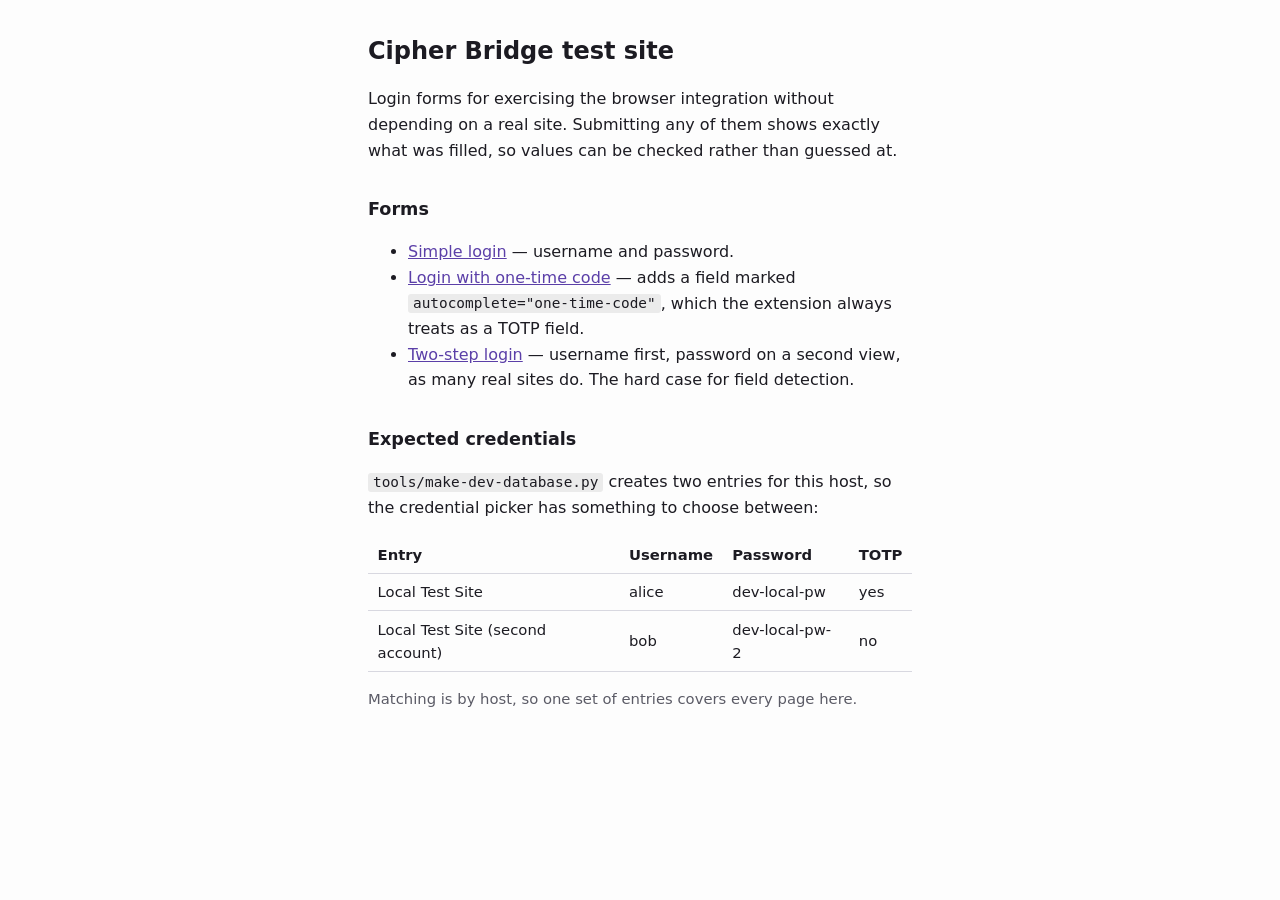
<file: tools/test-site/index.html>
<!DOCTYPE html>
<!-- SPDX-License-Identifier: GPL-3.0-only -->
<html lang="en">
<head>
<meta charset="utf-8">
<title>Cipher Bridge test site</title>
<link rel="stylesheet" href="style.css">
</head>
<body>
<main>
<h1>Cipher Bridge test site</h1>
<p>
  Login forms for exercising the browser integration without depending on a
  real site. Submitting any of them shows exactly what was filled, so values
  can be checked rather than guessed at.
</p>

<h2>Forms</h2>
<ul>
  <li><a href="login.html">Simple login</a> &mdash; username and password.</li>
  <li><a href="login-totp.html">Login with one-time code</a> &mdash; adds a
      field marked <code>autocomplete="one-time-code"</code>, which the
      extension always treats as a TOTP field.</li>
  <li><a href="login-twostep.html">Two-step login</a> &mdash; username first,
      password on a second view, as many real sites do. The hard case for
      field detection.</li>
</ul>

<h2>Expected credentials</h2>
<p>
  <code>tools/make-dev-database.py</code> creates two entries for this host, so
  the credential picker has something to choose between:
</p>
<table>
  <tr><th>Entry</th><th>Username</th><th>Password</th><th>TOTP</th></tr>
  <tr><td>Local Test Site</td><td>alice</td><td>dev-local-pw</td><td>yes</td></tr>
  <tr><td>Local Test Site (second account)</td><td>bob</td><td>dev-local-pw-2</td><td>no</td></tr>
</table>
<p class="note">
  Matching is by host, so one set of entries covers every page here.
</p>
</main>
</body>
</html>
</file>
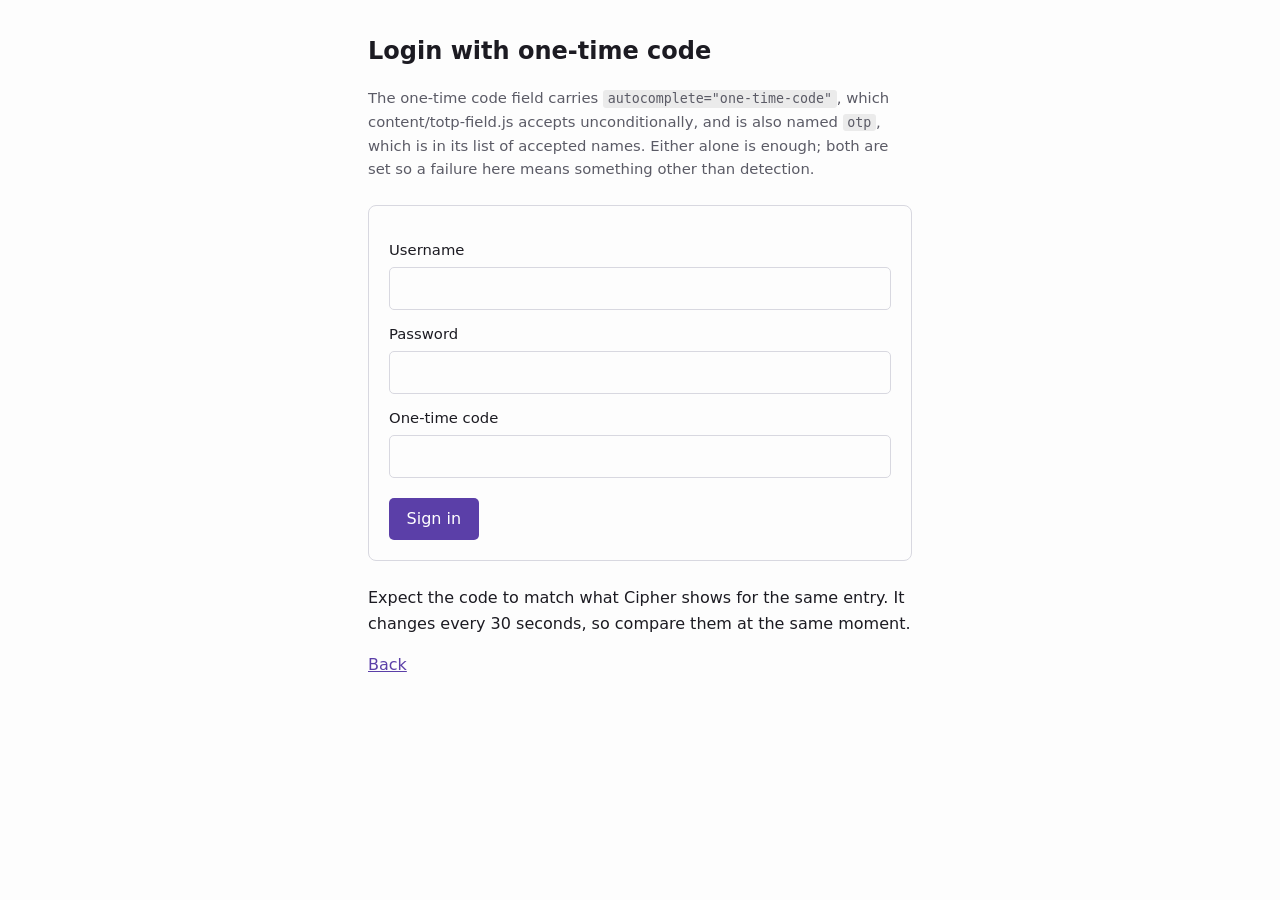
<file: tools/test-site/login-totp.html>
<!DOCTYPE html>
<!-- SPDX-License-Identifier: GPL-3.0-only -->
<html lang="en">
<head>
<meta charset="utf-8">
<title>Login with one-time code &mdash; Cipher Bridge test site</title>
<link rel="stylesheet" href="style.css">
</head>
<body>
<main>
<h1>Login with one-time code</h1>
<p class="note">
  The one-time code field carries <code>autocomplete="one-time-code"</code>,
  which content/totp-field.js accepts unconditionally, and is also named
  <code>otp</code>, which is in its list of accepted names. Either alone is
  enough; both are set so a failure here means something other than detection.
</p>

<form method="post" action="/submit">
  <label for="username">Username</label>
  <input id="username" name="username" type="text" autocomplete="username">

  <label for="password">Password</label>
  <input id="password" name="password" type="password" autocomplete="current-password">

  <label for="otp">One-time code</label>
  <input id="otp" name="otp" type="text" autocomplete="one-time-code"
         inputmode="numeric" maxlength="6">

  <button type="submit">Sign in</button>
</form>

<p>
  Expect the code to match what Cipher shows for the same entry. It changes
  every 30 seconds, so compare them at the same moment.
</p>

<p><a href="index.html">Back</a></p>
</main>
</body>
</html>
</file>
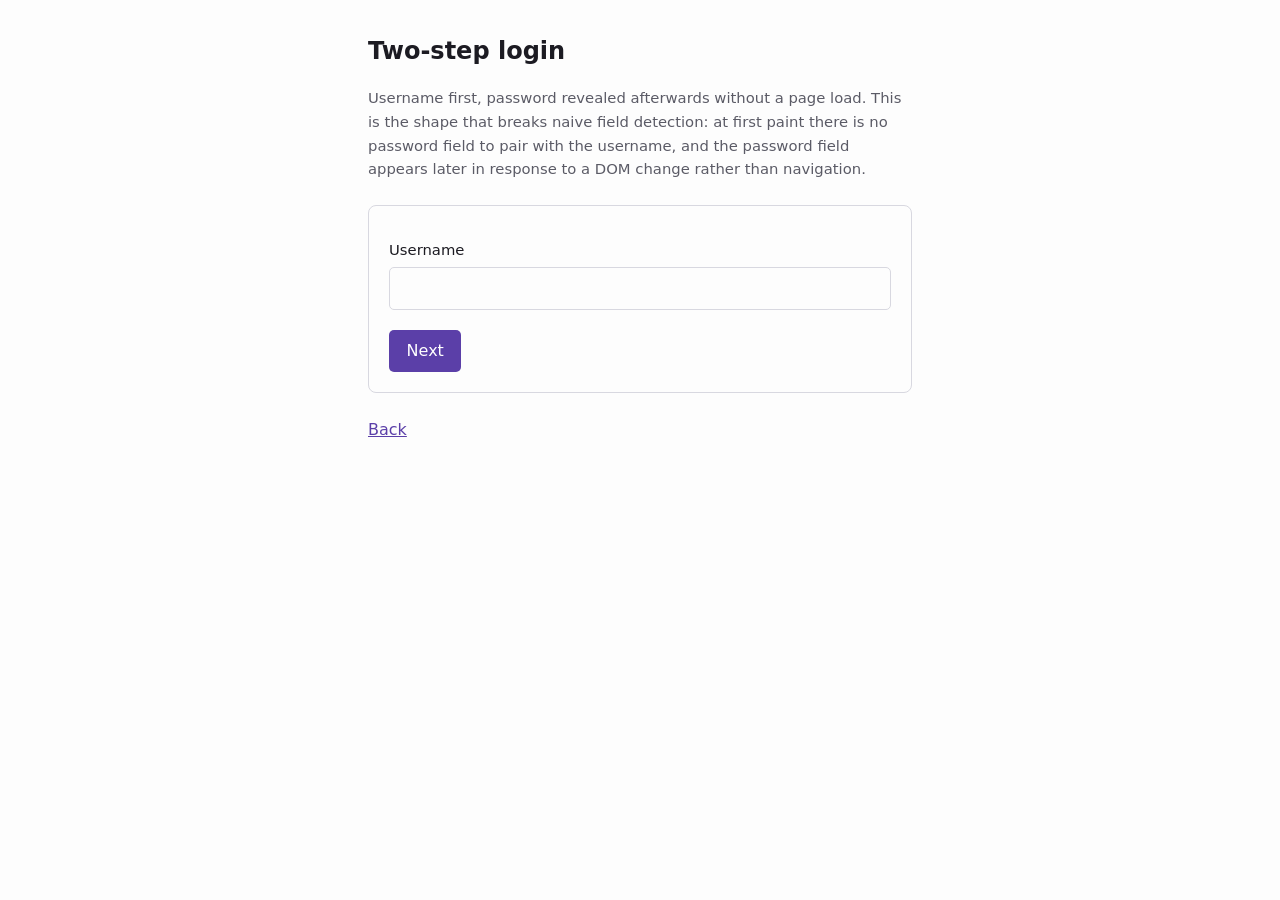
<file: tools/test-site/login-twostep.html>
<!DOCTYPE html>
<!-- SPDX-License-Identifier: GPL-3.0-only -->
<html lang="en">
<head>
<meta charset="utf-8">
<title>Two-step login &mdash; Cipher Bridge test site</title>
<link rel="stylesheet" href="style.css">
</head>
<body>
<main>
<h1>Two-step login</h1>
<p class="note">
  Username first, password revealed afterwards without a page load. This is the
  shape that breaks naive field detection: at first paint there is no password
  field to pair with the username, and the password field appears later in
  response to a DOM change rather than navigation.
</p>

<form method="post" action="/submit">
  <div id="step-username">
    <label for="username">Username</label>
    <input id="username" name="username" type="text" autocomplete="username">
    <button type="button" id="next">Next</button>
  </div>

  <div id="step-password" hidden>
    <label for="password">Password</label>
    <input id="password" name="password" type="password" autocomplete="current-password">
    <button type="submit">Sign in</button>
  </div>
</form>

<p><a href="index.html">Back</a></p>

<script>
  // Deliberately reveals the field rather than creating it, and does so on a
  // short delay, so the extension's mutation observer has to notice it.
  document.getElementById('next').addEventListener('click', () => {
    document.getElementById('step-username').hidden = true;
    setTimeout(() => {
      const step = document.getElementById('step-password');
      step.hidden = false;
      document.getElementById('password').focus();
    }, 150);
  });
</script>
</main>
</body>
</html>
</file>
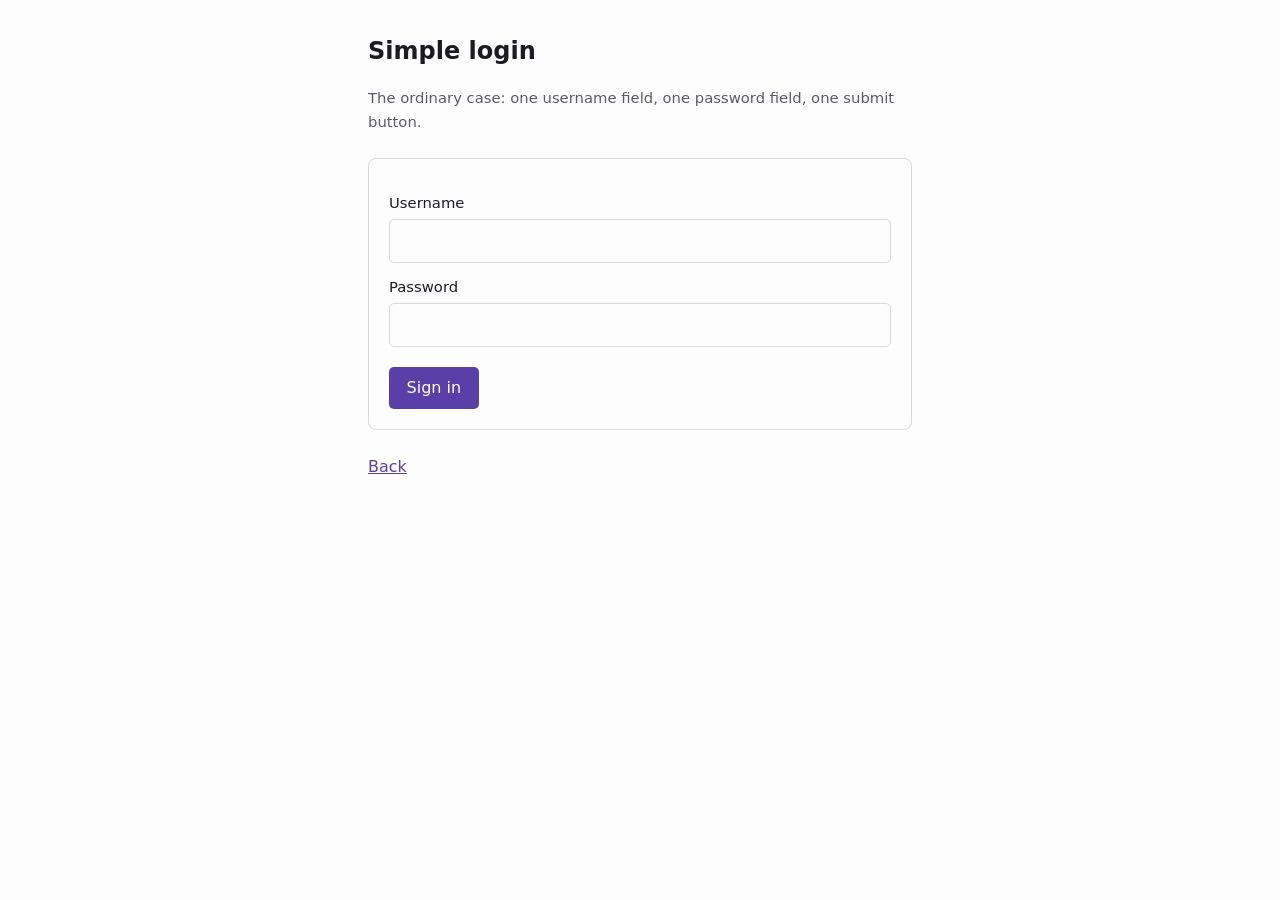
<file: tools/test-site/login.html>
<!DOCTYPE html>
<!-- SPDX-License-Identifier: GPL-3.0-only -->
<html lang="en">
<head>
<meta charset="utf-8">
<title>Simple login &mdash; Cipher Bridge test site</title>
<link rel="stylesheet" href="style.css">
</head>
<body>
<main>
<h1>Simple login</h1>
<p class="note">
  The ordinary case: one username field, one password field, one submit button.
</p>

<form method="post" action="/submit">
  <label for="username">Username</label>
  <input id="username" name="username" type="text" autocomplete="username">

  <label for="password">Password</label>
  <input id="password" name="password" type="password" autocomplete="current-password">

  <button type="submit">Sign in</button>
</form>

<p><a href="index.html">Back</a></p>
</main>
</body>
</html>
</file>
<file: tools/test-site/style.css>
/* SPDX-License-Identifier: GPL-3.0-only */
:root {
  color-scheme: light dark;
  --fg: #1c1b22;
  --bg: #fdfdfd;
  --muted: #5b5b66;
  --line: #d8d8e0;
  --accent: #5b3fa8;
}

@media (prefers-color-scheme: dark) {
  :root {
    --fg: #ececf0;
    --bg: #1c1b22;
    --muted: #a9a9b6;
    --line: #3a3a46;
    --accent: #9a7ce0;
  }
}

body {
  margin: 0;
  padding: 2rem 1rem;
  font: 16px/1.6 system-ui, sans-serif;
  color: var(--fg);
  background: var(--bg);
}

main {
  max-width: 34rem;
  margin: 0 auto;
}

h1 {
  font-size: 1.5rem;
  margin-top: 0;
}

h2 {
  font-size: 1.1rem;
  margin-top: 2rem;
}

a {
  color: var(--accent);
}

code {
  font-family: ui-monospace, monospace;
  font-size: 0.9em;
  background: color-mix(in srgb, var(--fg) 8%, transparent);
  padding: 0.1em 0.35em;
  border-radius: 3px;
}

.note {
  color: var(--muted);
  font-size: 0.925rem;
}

form {
  margin: 1.5rem 0;
  padding: 1.25rem;
  border: 1px solid var(--line);
  border-radius: 8px;
}

label {
  display: block;
  margin-top: 0.75rem;
  font-weight: 500;
  font-size: 0.925rem;
}

input {
  display: block;
  width: 100%;
  box-sizing: border-box;
  margin-top: 0.3rem;
  padding: 0.5rem;
  font: inherit;
  color: var(--fg);
  background: var(--bg);
  border: 1px solid var(--line);
  border-radius: 5px;
}

button {
  margin-top: 1.25rem;
  padding: 0.5rem 1.1rem;
  font: inherit;
  color: #fff;
  background: var(--accent);
  border: 0;
  border-radius: 5px;
  cursor: pointer;
}

table {
  border-collapse: collapse;
  width: 100%;
  font-size: 0.925rem;
}

th, td {
  text-align: left;
  padding: 0.4rem 0.6rem;
  border-bottom: 1px solid var(--line);
}

.submitted {
  margin: 1.5rem 0;
  border: 1px solid var(--line);
  border-radius: 8px;
  overflow: hidden;
}

.submitted th {
  background: color-mix(in srgb, var(--fg) 6%, transparent);
}

.submitted td {
  font-family: ui-monospace, monospace;
}

.empty {
  color: var(--muted);
  font-style: italic;
  font-family: system-ui, sans-serif;
}
</file>
